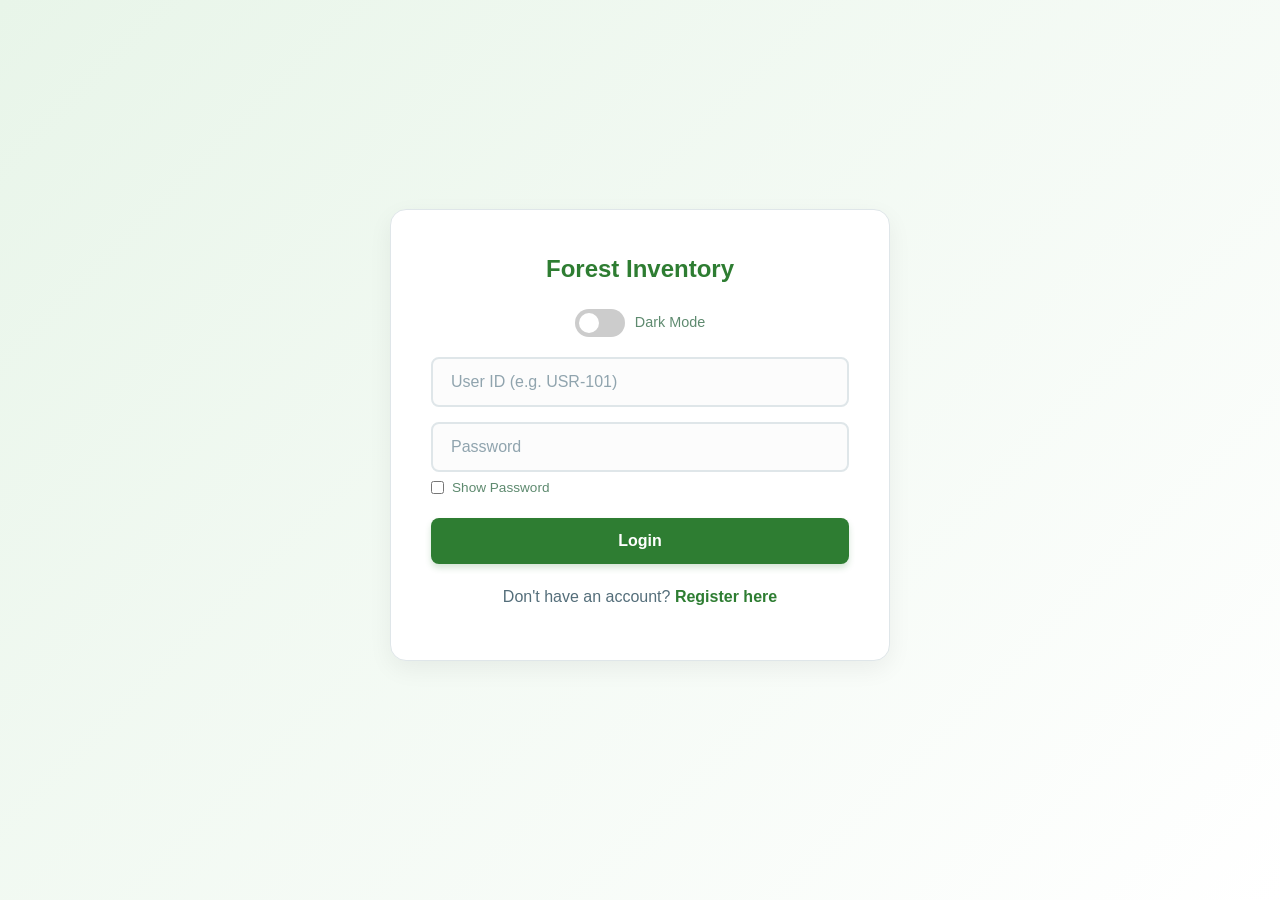
<file: index.html>
<!DOCTYPE html>
<html lang="en">
<head>
  <meta charset="UTF-8">
  <meta name="viewport" content="width=device-width, initial-scale=1.0">
  <title>Login — Forest Inventory</title>
  <link rel="stylesheet" href="style.css">
</head>
<body class="auth-page">

  <div class="form-card">
    <h2>Forest Inventory</h2>

    <div class="theme-switch-wrapper" style="margin-bottom: 20px;">
      <label class="theme-switch">
        <input type="checkbox" id="theme-toggle-checkbox">
        <div class="slider"></div>
      </label>
      <em>Dark Mode</em>
    </div>

    <!-- User ID field (matches register.html) -->
    <input type="text" id="username" placeholder="User ID (e.g. USR-101)">

    <input type="password" id="password" placeholder="Password">
    <div class="show-password-row">
      <input type="checkbox" id="show-pw" onclick="togglePassword('password')" style="width: auto; margin: 0;">
      <label for="show-pw">Show Password</label>
    </div>

    <button onclick="login()">Login</button>
    <p style="margin-top: 20px;">Don't have an account? <a href="register.html">Register here</a></p>
  </div>

<script src="app.js"></script>
</body>
</html>
</file>
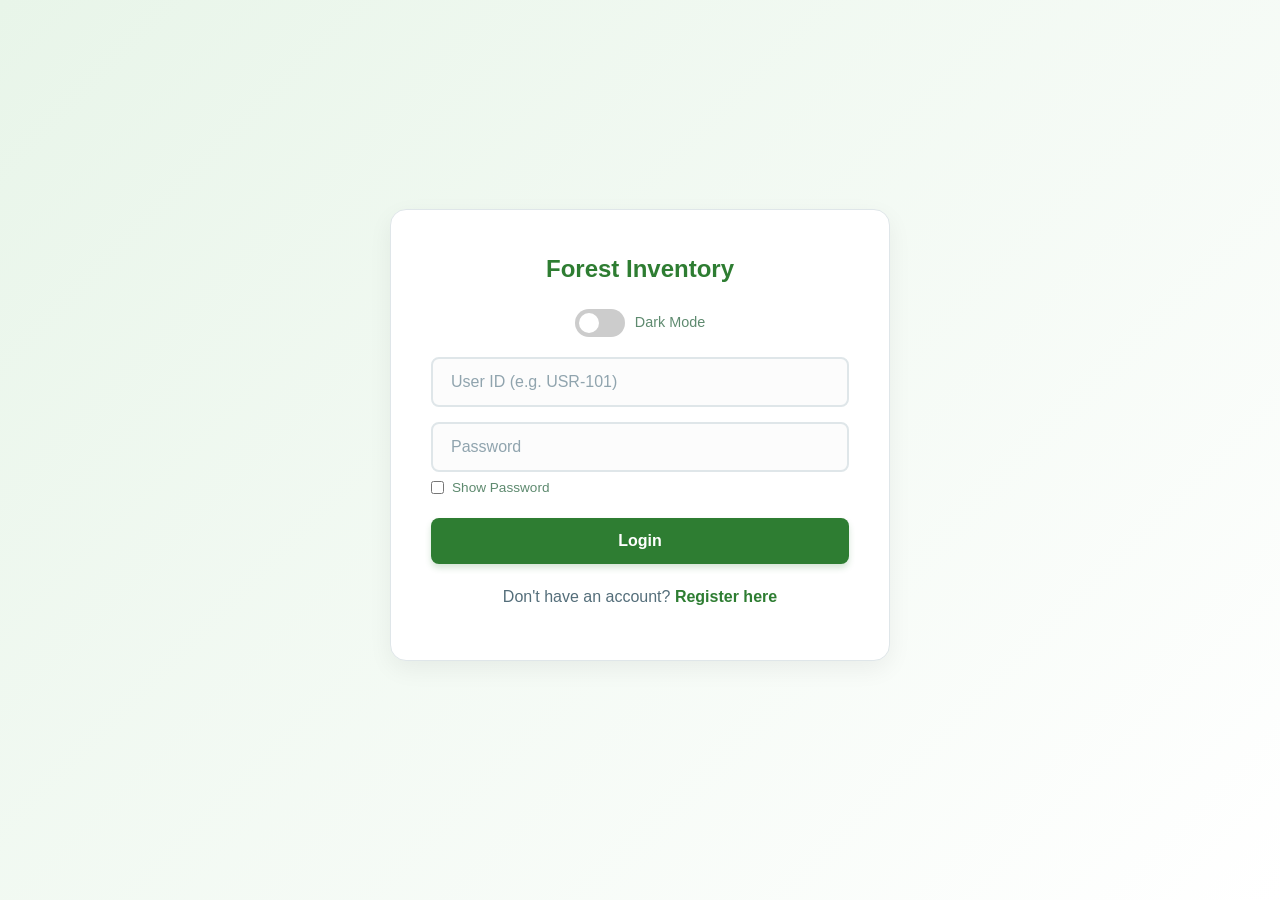
<file: blocks.html>
<!DOCTYPE html>
<html lang="en">
<head>
  <meta charset="UTF-8">
  <meta name="viewport" content="width=device-width, initial-scale=1.0">
  <title>Blocks — Forest Inventory</title>
  <link rel="stylesheet" href="style.css">
</head>
<body>

<h1>Block Management</h1>

<div class="theme-switch-wrapper">
  <label class="theme-switch">
    <input type="checkbox" id="theme-toggle-checkbox">
    <div class="slider"></div>
  </label>
  <em>Dark Mode</em>
</div>

<div class="page-content">

  <div class="form-card">
    <h3>Add New Block</h3>
    <div class="form-grid">
      <select id="bforest"></select>
      <input type="text" id="bname" placeholder="Block Name">
      <input type="number" id="bsize" placeholder="Size (ha)">
    </div>
    <button onclick="addBlock()">Add Block</button>
  </div>

  <div class="table-container">
    <!-- FIX: Removed inline margin:0 on search input — let stylesheet handle spacing -->
    <div class="table-header">
      <h3>Block List</h3>
      <input type="text" id="block-search" placeholder="Search..." onkeyup="searchBlocks()">
    </div>

    <table>
      <thead>
        <tr>
          <th>ID</th><th>Name</th><th>Forest</th><th>Size (ha)</th><th>Action</th>
        </tr>
      </thead>
      <tbody id="block-tbody"></tbody>
    </table>
  </div>

</div>

<hr>
<p><a href="dashboard.html">Back to Dashboard</a></p>

<script src="app.js"></script>
</body>
</html>
</file>
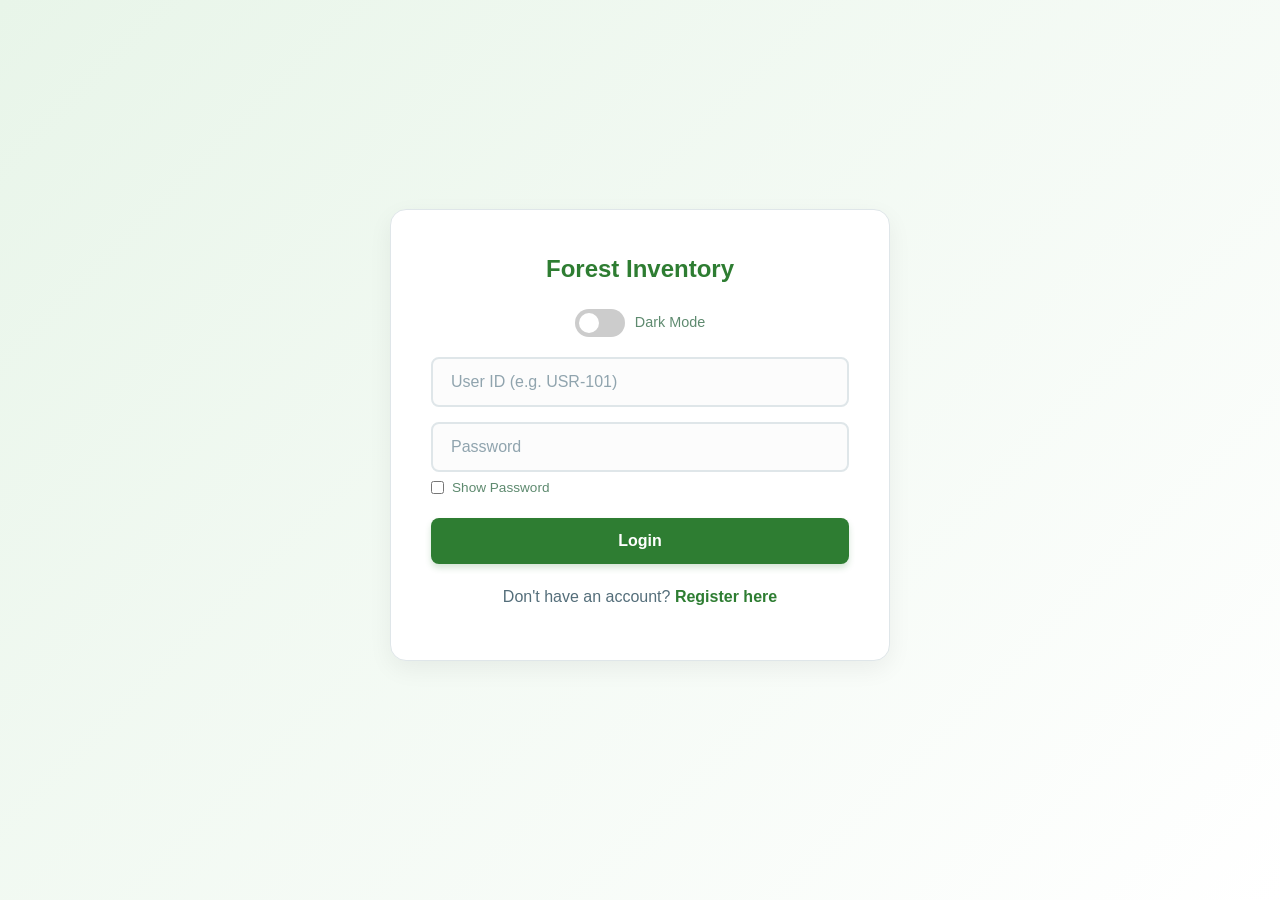
<file: dashboard.html>
<!DOCTYPE html>
<html lang="en">
<head>
  <meta charset="UTF-8">
  <meta name="viewport" content="width=device-width, initial-scale=1.0">
  <title>Dashboard — Forest Inventory</title>
  <link rel="stylesheet" href="style.css">
</head>
<body>

<!--  Auth guard — app.js should call requireAuth() at top of this page's init -->

<div class="dashboard-header">
  <div class="header-text">
    <h1>Forest Inventory</h1>
    <p id="date"></p>
  </div>

  
  <div class="header-controls">
    <div class="user-info">
      <p id="welcome-msg">Welcome, User</p>
      <span id="user-role">Role</span>
    </div>

    <div class="theme-switch-wrapper">
      <label class="theme-switch">
        <input type="checkbox" id="theme-toggle-checkbox">
        <div class="slider"></div>
      </label>
      <em>Dark Mode</em>
    </div>
  </div>
</div>

<div class="stats-container">
  <div class="stat-box">
    <h4>Total Forests</h4>
    <div class="number" id="stat-forests">0</div>
  </div>
  <div class="stat-box">
    <h4>Total Species</h4>
    <div class="number" id="stat-species">0</div>
  </div>
  <div class="stat-box">
    <h4>Total Blocks</h4>
    <div class="number" id="stat-blocks">0</div>
  </div>
  <div class="stat-box">
    <h4>Total Records</h4>
    <div class="number" id="stat-records">0</div>
  </div>
</div>

<div class="table-container admin-only">
  <h3>Recent Forests</h3>
  <table>
    <thead>
      <tr>
        <th>Name</th>
        <th>County</th>
        <th>Area</th>
      </tr>
    </thead>
    <tbody id="dash-forests"></tbody>
  </table>
</div>

<div class="table-container">
  <h3>Recent Inventory</h3>
  <table>
    <thead>
      <tr>
        <th>Block</th>
        <th>Species</th>
        <th>Trees</th>
        <th>Date</th>
      </tr>
    </thead>
    <tbody id="dash-inventory"></tbody>
  </table>
</div>

<hr>

<!-- FIX: Replaced inline styles on nav links with a CSS class -->
<nav class="page-nav">
  <a href="forests.html" class="admin-only">Forests</a>
  <a href="blocks.html" class="admin-only">Blocks</a>
  <a href="species.html" class="admin-only">Species</a>
  <a href="inventory.html">Inventory</a>
  <a href="#" onclick="logout()" class="nav-danger">Logout</a>
</nav>

<script src="app.js"></script>
</body>
</html>
</file>
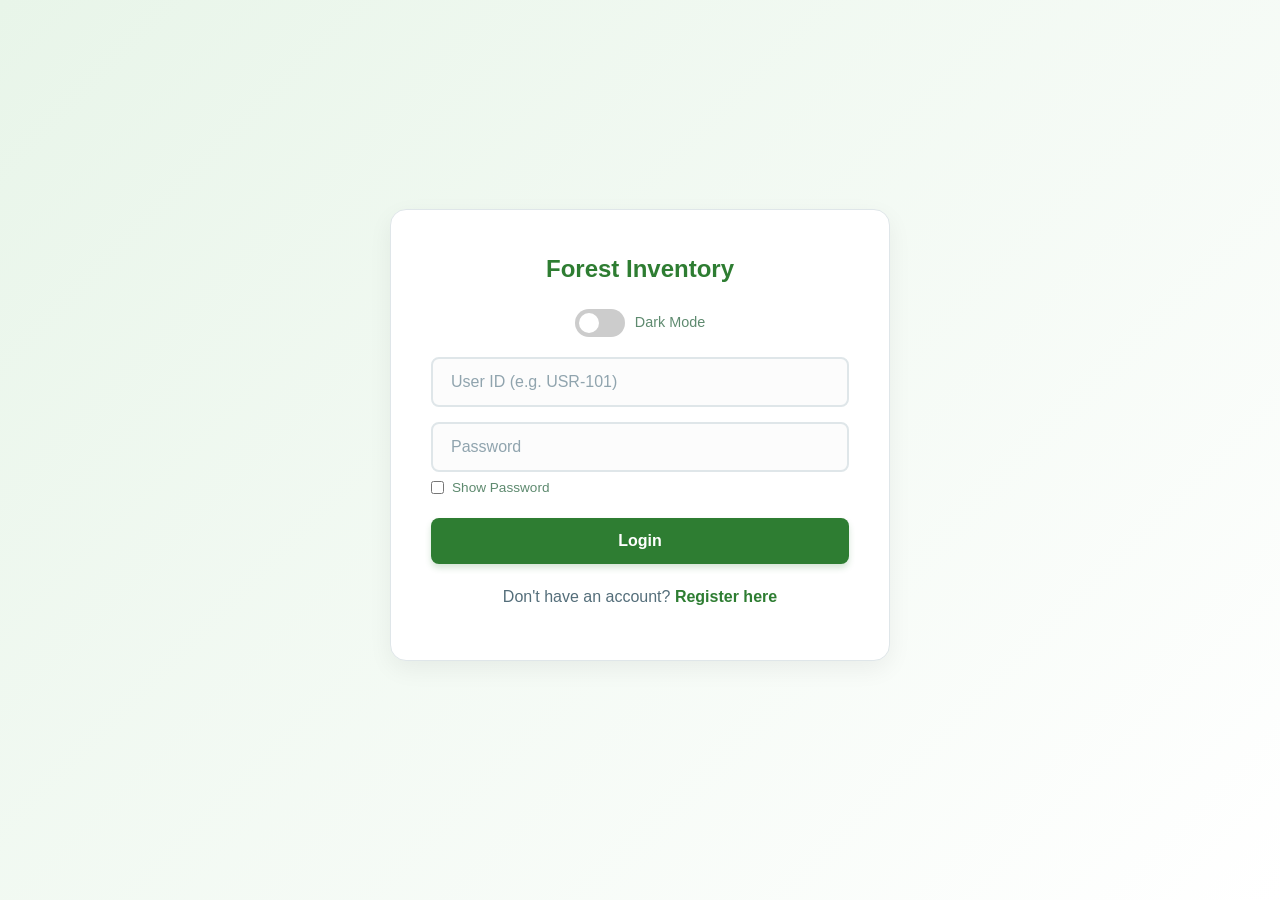
<file: forests.html>
<!DOCTYPE html>
<html>
<head>
  <title>Forests</title>
  <link rel="stylesheet" href="style.css">
</head>
<body>

<h1>Forest Management</h1>

<!-- Uniform Form Card -->
<div class="form-card">
  <h3>Add New Forest</h3>
  <input type="text" id="fname" placeholder="Forest Name">
  <input type="text" id="flocation" placeholder="Location">
  <input type="text" id="fcounty" placeholder="County">
  <input type="number" id="farea" placeholder="Area Size (ha)">
  <button onclick="addForest()">Add Forest</button>
</div>

<hr>

<div class="table-container">
  <h3>Forest List</h3>
  <input type="text" id="forest-search" placeholder="Search forests..." onkeyup="searchForest()" style="margin-bottom:15px; width:100%; max-width:300px;">
  
  <table>
    <thead>
      <tr>
        <th>ID</th><th>Name</th><th>Location</th><th>County</th><th>Area</th><th>Action</th>
      </tr>
    </thead>
    <tbody id="forest-tbody"></tbody>
  </table>
</div>

<hr>
<p><a href="dashboard.html">Back to Dashboard</a></p>

<script src="app.js"></script>
</body>
</html>
</file>
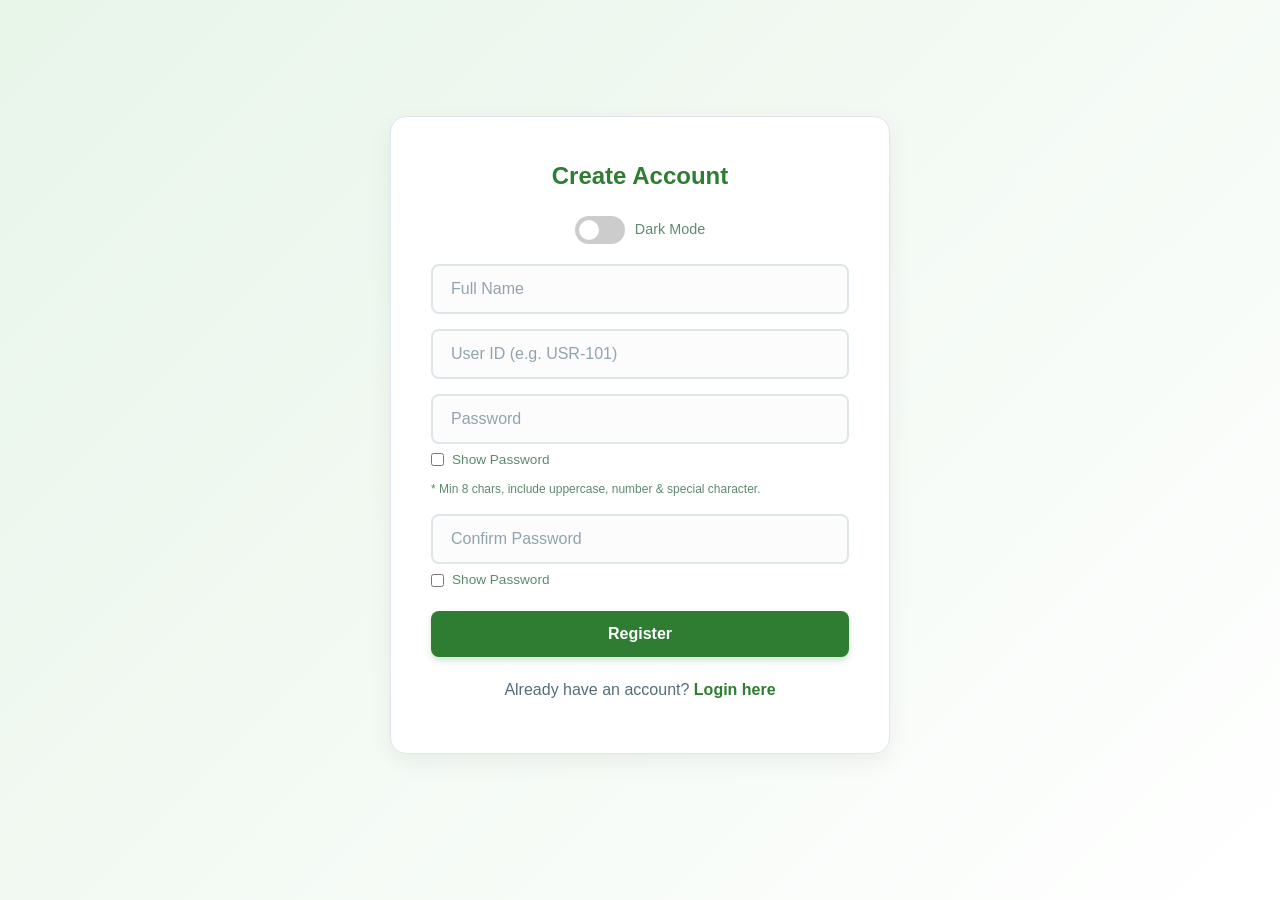
<file: register.html>
<!DOCTYPE html>
<html lang="en">
<head>
  <meta charset="UTF-8">
  <meta name="viewport" content="width=device-width, initial-scale=1.0">
  <title>Register — Forest Inventory</title>
  <link rel="stylesheet" href="style.css">
</head>
<body class="auth-page">

  <div class="form-card">
    <h2>Create Account</h2>

    <div class="theme-switch-wrapper" style="margin-bottom: 20px;">
      <label class="theme-switch">
        <input type="checkbox" id="theme-toggle-checkbox">
        <div class="slider"></div>
      </label>
      <em>Dark Mode</em>
    </div>

    <input type="text" id="reg-fullname" placeholder="Full Name">

    <!-- FIX: Added User ID field so users can log in after registering -->
    <input type="text" id="reg-username" placeholder="User ID (e.g. USR-101)">

    <input type="password" id="reg-password" placeholder="Password">
    <div class="show-password-row">
      <input type="checkbox" id="show-pw1" onclick="togglePassword('reg-password')" style="width: auto; margin: 0;">
      <label for="show-pw1">Show Password</label>
    </div>

    <p class="hint-text">* Min 8 chars, include uppercase, number &amp; special character.</p>

    <input type="password" id="reg-confirm" placeholder="Confirm Password">
    <div class="show-password-row">
      <input type="checkbox" id="show-pw2" onclick="togglePassword('reg-confirm')" style="width: auto; margin: 0;">
      <label for="show-pw2">Show Password</label>
    </div>

    <button onclick="register()">Register</button>
    <p style="margin-top: 20px;">Already have an account? <a href="index.html">Login here</a></p>
  </div>

<script src="app.js"></script>
</body>
</html>
</file>
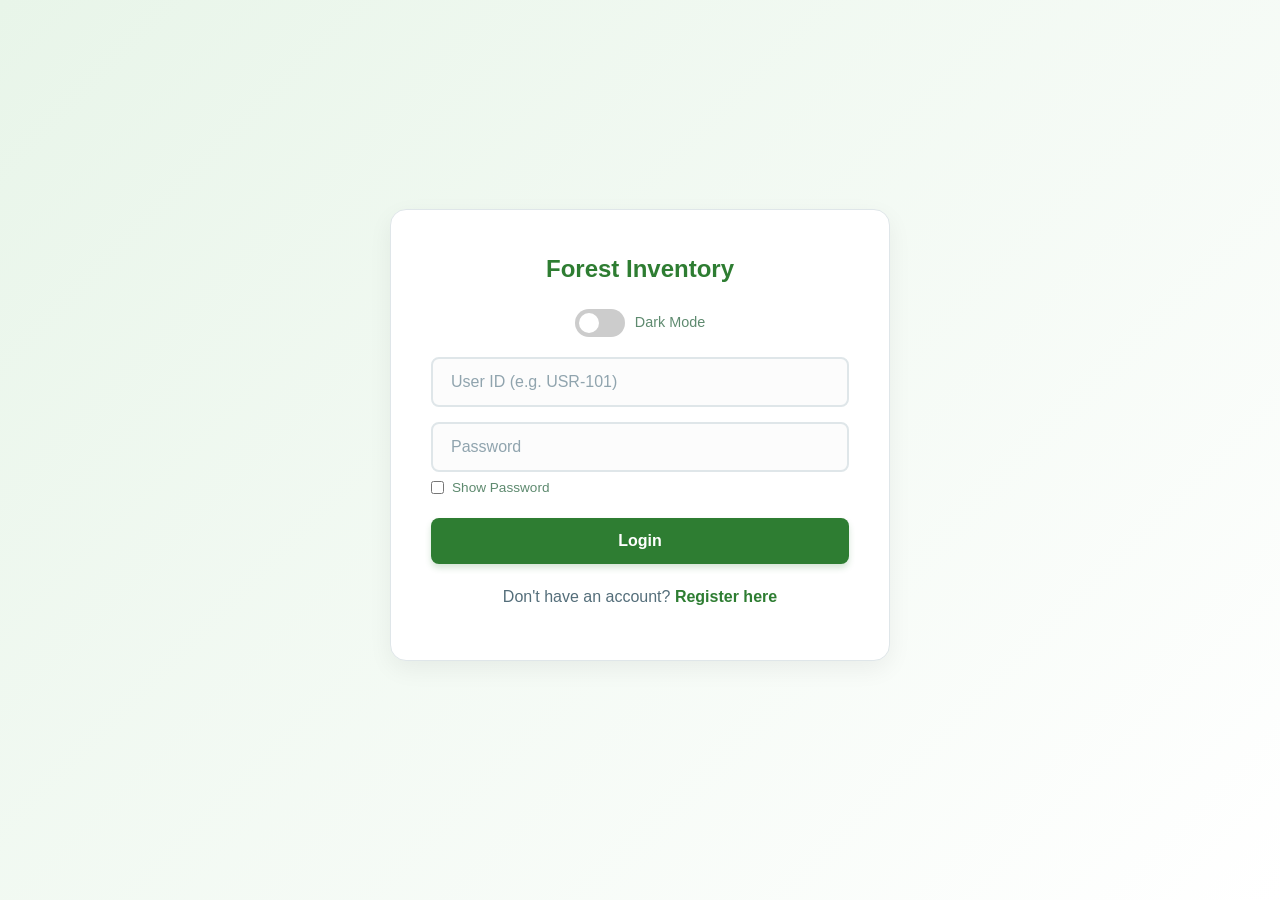
<file: species.html>
<!DOCTYPE html>
<html lang="en">
<head>
  <meta charset="UTF-8">
  <meta name="viewport" content="width=device-width, initial-scale=1.0">
  <title>Species — Forest Inventory</title>
  <link rel="stylesheet" href="style.css">
</head>
<body>

<h1>Species Management</h1>

<div class="theme-switch-wrapper">
  <label class="theme-switch">
    <input type="checkbox" id="theme-toggle-checkbox">
    <div class="slider"></div>
  </label>
  <em>Dark Mode</em>
</div>

<div class="page-content">

  <div class="form-card">
    <h3>Add New Species</h3>
    <input type="text" id="spec-name" placeholder="Species Name (e.g. Mahogany)">
    <button onclick="addSpecies()">Add Species</button>
  </div>

  <div class="table-container">
    <h3>Species List</h3>
    <table>
      <thead>
        <tr>
          <th>ID</th>
          <th>Name</th>
          <th>Action</th>
        </tr>
      </thead>
      <tbody id="spec-tbody"></tbody>
    </table>
  </div>

</div>

<hr>
<p><a href="dashboard.html">Back to Dashboard</a></p>

<script src="app.js"></script>
</body>
</html>
</file>
<file: style.css>
/* 1. CSS VARIABLES (Light Mode Defaults)*/
:root {
  --bg:              #f4f7f6;
  --surface:         #ffffff;
  --green:           #2e7d32;
  --green-light:     #60ad5e;
  --green-pale:      #e8f5e9;
  --text:            #1b3a27;
  --text-secondary:  #546e7a;
  --text-muted:      #5e8a6f;
  --border:          #dfe6e9;
  --border-light:    #224430;
  --danger:          #c62828;
  --danger-light:    #ffebee;
  --shadow:          0 8px 24px rgba(0,0,0,0.06);
  --radius:          16px;
  --radius-sm:       8px;
  --font:            'Segoe UI', Roboto, Helvetica, Arial, sans-serif;

  /* Chart colours — read by JS via getComputedStyle, never hardcoded there */
  --chart-text:   #1b3a27;
  --chart-border: #ffffff;
  --chart-1: rgba(46, 125, 50, 0.8);
  --chart-2: rgba(255, 193, 7, 0.8);
  --chart-3: rgba(33, 150, 243, 0.8);
  --chart-4: rgba(233, 30, 99, 0.8);
  --chart-5: rgba(156, 39, 176, 0.8);
  --chart-6: rgba(0, 188, 212, 0.8);
  --chart-7: rgba(255, 87, 34, 0.8);
}


/* 2. RESET & BASE */
*, *::before, *::after { box-sizing: border-box; margin: 0; padding: 0; }

html { font-size: 16px; scroll-behavior: smooth; }

body {
  font-family: var(--font);
  background-color: var(--bg);
  color: var(--text);
  line-height: 1.6;
  min-height: 100vh;
  padding: 40px 20px;
  max-width: 1100px;
  margin: 0 auto;
}

/* Auth pages (login, register) — centered full-viewport layout */
body.auth-page {
  display: flex;
  flex-direction: column;
  justify-content: center;
  align-items: center;
  padding: 20px;
  max-width: 100%;
  background: linear-gradient(135deg, var(--green-pale) 0%, #ffffff 100%);
}


/* 3. TYPOGRAPHY*/
h1 {
  font-size: 2rem;
  font-weight: 700;
  color: var(--text);
  margin-bottom: 20px;
  text-align: center;
}

h2 {
  font-size: 1.5rem;
  color: var(--green);
  margin-bottom: 20px;
  text-align: center;
}

h3 {
  font-size: 1rem;
  font-weight: 600;
  color: var(--text);
  margin: 0 0 15px 0;
}

p { color: var(--text-secondary); margin-bottom: 10px; text-align: center; }

a { color: var(--green); font-weight: 600; text-decoration: none; transition: 0.2s; }
a:hover { color: var(--green-light); }

hr { border: 0; height: 1px; background: var(--border); margin: 30px 0; }

/* Utility — JS toggles this instead of writing style.display = "none" */
.hidden { display: none !important; }


/* 4. FORM CARD*/
.form-card {
  background: var(--surface);
  padding: 40px;
  border-radius: var(--radius);
  box-shadow: var(--shadow);
  width: 100%;
  max-width: 500px;
  margin: 0 auto 30px auto;
  border: 1px solid var(--border);
}

/* Inside .page-content the form should fill the full column */
.page-content .form-card {
  max-width: 100%;
  padding: 30px;
}


/* 5. INPUTS & SELECTS */
input, select {
  width: 100%;
  padding: 14px 18px;
  margin-bottom: 15px;
  background: #fcfcfc;
  border: 2px solid var(--border);
  border-radius: var(--radius-sm);
  font-size: 1rem;
  font-family: var(--font);
  color: var(--text);
  transition: all 0.2s;
  display: block;
}

input:focus, select:focus {
  outline: none;
  border-color: var(--green);
  background: #fff;
  box-shadow: 0 0 0 4px var(--green-pale);
}

input::placeholder { color: #90a4ae; }

select {
  appearance: none;
  background-image: url("data:image/svg+xml,%3Csvg xmlns='http://www.w3.org/2000/svg' width='24' height='24' viewBox='0 0 24 24' fill='none' stroke='%232e7d32' stroke-width='2' stroke-linecap='round' stroke-linejoin='round'%3E%3Cpolyline points='6 9 12 15 18 9'%3E%3C/polyline%3E%3C/svg%3E");
  background-repeat: no-repeat;
  background-position: right 15px center;
  background-size: 16px;
  cursor: pointer;
}

/* Show/hide password row */
.show-password-row {
  display: flex;
  align-items: center;
  gap: 8px;
  margin-top: -10px;
  margin-bottom: 15px;
}

.show-password-row input[type="checkbox"] {
  width: auto;
  margin: 0;
  display: inline-block;
}

.show-password-row label {
  font-size: 0.85rem;
  color: var(--text-muted);
  cursor: pointer;
  margin: 0;
}

/* Password hint text below the field */
.hint-text {
  font-size: 0.75rem;
  color: var(--text-muted);
  text-align: left;
  margin-top: -5px;
  margin-bottom: 15px;
}

/* 2-column form grid (blocks, inventory add forms) */
.form-grid {
  display: grid;
  grid-template-columns: 1fr 1fr;
  gap: 15px;
  margin-bottom: 0;
}

.form-grid input,
.form-grid select {
  margin-bottom: 0;
  width: 100%;
}

.form-card button { margin-top: 20px; }


/* 6. BUTTONS */
button {
  width: 100%;
  padding: 14px;
  background: var(--green);
  color: white;
  border: none;
  border-radius: var(--radius-sm);
  font-size: 1rem;
  font-weight: 600;
  cursor: pointer;
  transition: all 0.2s;
  box-shadow: 0 4px 6px rgba(46, 125, 50, 0.2);
  display: block;
}

button:hover {
  background: #256d29;
  transform: translateY(-1px);
  box-shadow: 0 6px 12px rgba(46, 125, 50, 0.25);
}

/* Delete buttons inside tables */
table button {
  width: auto;
  padding: 8px 16px;
  background: var(--danger-light);
  color: var(--danger);
  font-size: 0.85rem;
  box-shadow: none;
}
table button:hover { background: var(--danger); color: white; }


/* 7. TABLES*/
.table-container {
  background: var(--surface);
  border-radius: var(--radius);
  box-shadow: var(--shadow);
  padding: 20px;
  margin-top: 20px;
  overflow-x: auto;
}

/* Header row inside a table container: title left, search right */
.table-header {
  display: flex;
  justify-content: space-between;
  align-items: center;
  margin-bottom: 15px;
}

.table-header h3 { margin: 0; }

.table-header input {
  width: 200px;
  margin-bottom: 0;  /* override global input margin */
}

table {
  width: 100%;
  border-collapse: collapse;
  margin-top: 10px;
}

th {
  text-align: left;
  padding: 14px 16px;
  background: var(--green-pale);
  color: var(--green);
  font-weight: 700;
  font-size: 0.85rem;
  text-transform: uppercase;
}

td {
  padding: 14px 16px;
  border-bottom: 1px solid var(--border);
  color: var(--text);
  font-size: 0.95rem;
}

tr:last-child td { border-bottom: none; }
tr:hover td { background-color: #fafafa; }

/* "Read Only" label shown for non-admin users in action column */
.read-only-label {
  font-size: 0.8rem;
  color: var(--text-muted);
}


/* 8. DASHBOARD */

/* Top bar: title+date on the left, user info+toggle on the right */
.dashboard-header {
  display: flex;
  justify-content: space-between;
  align-items: flex-start;
  flex-wrap: wrap;
  margin-bottom: 30px;
  gap: 20px;
}

.dashboard-header .header-text h1 {
  margin-bottom: 5px;
  text-align: left;
}

.dashboard-header .header-text p {
  text-align: left;
  margin: 0;
  color: var(--text-muted);
  font-size: 0.9rem;
}

/* Right side of the header: user info + dark mode toggle */
.header-controls {
  display: flex;
  align-items: center;
  gap: 20px;
  min-width: 150px;
}

/* User info block (welcome message + role badge) */
.user-info { text-align: right; }

.user-info p {
  margin: 0;
  font-weight: 600;
  color: var(--text);
  text-align: right;
  font-size: 1rem;
}

/* Role badge — background set via .badge-admin / .badge-user,
   no inline JS background colour needed */
.badge {
  display: inline-block;
  font-size: 0.7rem;
  padding: 3px 10px;
  border-radius: 12px;
  color: white;
  text-transform: uppercase;
  letter-spacing: 0.5px;
  font-weight: 700;
  margin-top: 4px;
}

.badge-admin { background: var(--green); }
.badge-user  { background: var(--text-secondary); }

/* Stats cards on the dashboard */
.stats-container {
  display: grid;
  grid-template-columns: repeat(auto-fit, minmax(180px, 1fr));
  gap: 20px;
  margin-bottom: 40px;
}

.stat-box {
  background: var(--surface);
  padding: 20px;
  border-radius: var(--radius-sm);
  border-left: 4px solid var(--green);
  box-shadow: var(--shadow);
}

.stat-box h4 {
  font-size: 0.85rem;
  text-transform: uppercase;
  letter-spacing: 0.5px;
  color: var(--text-secondary);
  margin-bottom: 10px;
}

.stat-box .number {
  font-size: 2rem;
  font-weight: 700;
  color: var(--text);
}

/* Bottom nav on the dashboard */
.page-nav {
  text-align: center;
  margin-top: 20px;
}

.page-nav a { margin: 0 10px; }

.page-nav .nav-danger { color: var(--danger); }


/* 9. PAGE CONTENT WRAPPER (inventory, blocks, etc.) */
.page-content { max-width: 900px; margin: 0 auto; }

.page-content .stats-grid,
.page-content .chart-card { max-width: 100%; margin: 0 auto 30px auto; }


/* 10. STATS GRID (inventory page) */
.stats-grid {
  display: grid;
  grid-template-columns: repeat(auto-fit, minmax(200px, 1fr));
  gap: 20px;
  margin-bottom: 30px;
}

.stat-card {
  background: var(--surface);
  padding: 24px;
  border-radius: var(--radius-sm);
  box-shadow: var(--shadow);
  border-left: 5px solid var(--green);
}

.stat-card p { margin: 0; font-size: 0.9rem; color: var(--text-secondary); text-align: left; }
.stat-card span { display: block; margin-top: 10px; font-size: 2rem; font-weight: 700; color: var(--green); }


/* 11. CHART*/
.chart-card {
  background: var(--surface);
  padding: 30px;
  border-radius: var(--radius);
  box-shadow: var(--shadow);
  margin: 20px auto;
  max-width: 800px;
}

.chart-card > div,
.chart-wrap {
  position: relative;
  height: 350px;
  width: 100%;
}

#speciesChart {
  width: 100% !important;
  height: 100% !important;
}


/* 12. DARK MODE TOGGLE SWITCH */
.theme-switch-wrapper {
  display: flex;
  align-items: center;
  justify-content: center;
  margin-bottom: 20px;
}

/* When inside .header-controls the wrapper sits inline — no bottom margin */
.header-controls .theme-switch-wrapper { margin: 0; }

.theme-switch-wrapper em {
  margin-left: 10px;
  font-size: 0.9rem;
  font-style: normal;
  color: var(--text-muted);
}

.theme-switch {
  display: inline-block;
  height: 28px;
  position: relative;
  width: 50px;
}

/* Hide the real checkbox — the visual slider replaces it */
.theme-switch input { display: none; }

.slider {
  background-color: #ccc;
  bottom: 0; cursor: pointer; left: 0;
  position: absolute; right: 0; top: 0;
  transition: 0.4s;
  border-radius: 28px;
}

.slider::before {
  background-color: #fff;
  bottom: 4px; content: "";
  height: 20px; left: 4px;
  position: absolute; transition: 0.4s;
  width: 20px; border-radius: 50%;
}

input:checked + .slider { background-color: var(--green); }
input:checked + .slider::before { transform: translateX(22px); }


/* 13. DARK MODE  (class = "dark", not "dark-mode")*/
body.dark {
  --bg:           #070d0a;
  --surface:      #0e1c14;
  --card:         #132a1c;
  --green-pale:   #1a3322;
  --danger-light: #3d1f1f;
  --text:         #e2f0e8;
  --text-secondary: #a3c4b3;
  --text-muted:   #5e8a6f;
  --border:       #224430;
  --border-light: #2a5c3d;
  --input-bg:     #132a1c;
  --shadow:       0 4px 24px rgba(0,0,0,0.4);
  background: linear-gradient(120deg, #050807 0%, #0e1c14 100%);

  /* Chart colours for dark mode */
  --chart-text:   #e2f0e8;
  --chart-border: #132a1c;
}

body.dark.auth-page {
  background: linear-gradient(135deg, #050807 0%, #0e1c14 100%);
}

body.dark .form-card,
body.dark .table-container,
body.dark .stat-card,
body.dark .stat-box,
body.dark .chart-card {
  border: 1px solid var(--border);
  box-shadow: var(--shadow);
}

/* Inputs */
body.dark input,
body.dark select {
  background-color: var(--input-bg);
  border-color: var(--border);
  color: var(--text);
}

body.dark input:focus,
body.dark select:focus {
  border-color: var(--green-light);
  box-shadow: 0 0 0 3px rgba(96, 173, 94, 0.2);
}

body.dark input::placeholder { color: var(--text-muted); opacity: 0.7; }

/* Dropdown arrow in dark mode */
body.dark select {
  background-image: url("data:image/svg+xml,%3Csvg xmlns='http://www.w3.org/2000/svg' width='24' height='24' viewBox='0 0 24 24' fill='none' stroke='%2360ad5e' stroke-width='2' stroke-linecap='round' stroke-linejoin='round'%3E%3Cpolyline points='6 9 12 15 18 9'%3E%3C/polyline%3E%3C/svg%3E");
}

/* Tables */
body.dark th {
  background-color: var(--green-pale);
  color: var(--green-light);
  border-bottom: 2px solid var(--border);
}

body.dark td { border-bottom-color: var(--border); color: var(--text-secondary); }
body.dark tr:hover td { background-color: #1a2e20; }

/* Buttons */
body.dark button { box-shadow: 0 4px 6px rgba(0,0,0,0.3); }

body.dark table button {
  background: var(--danger-light);
  color: #f87171;
  border: 1px solid #4a2020;
}
body.dark table button:hover { background: #dc2626; color: white; }

/* User info text in dark mode */
body.dark .user-info p { color: var(--text); }

/* Chart brightness bump so colours pop on dark backgrounds */
body.dark #speciesChart { filter: brightness(1.1); }


/* 14. RESPONSIVE */
@media (max-width: 768px) {
  body { padding: 20px 15px; }
  .form-card { padding: 30px 20px; }
  h1 { font-size: 1.6rem; }

  .dashboard-header { flex-direction: column; align-items: flex-start; }
  .header-controls   { width: 100%; justify-content: flex-end; }

  .table-header { flex-direction: column; align-items: flex-start; gap: 10px; }
  .table-header input { width: 100%; }
}

@media (max-width: 600px) {
  .form-grid { grid-template-columns: 1fr; }
}
</file>
